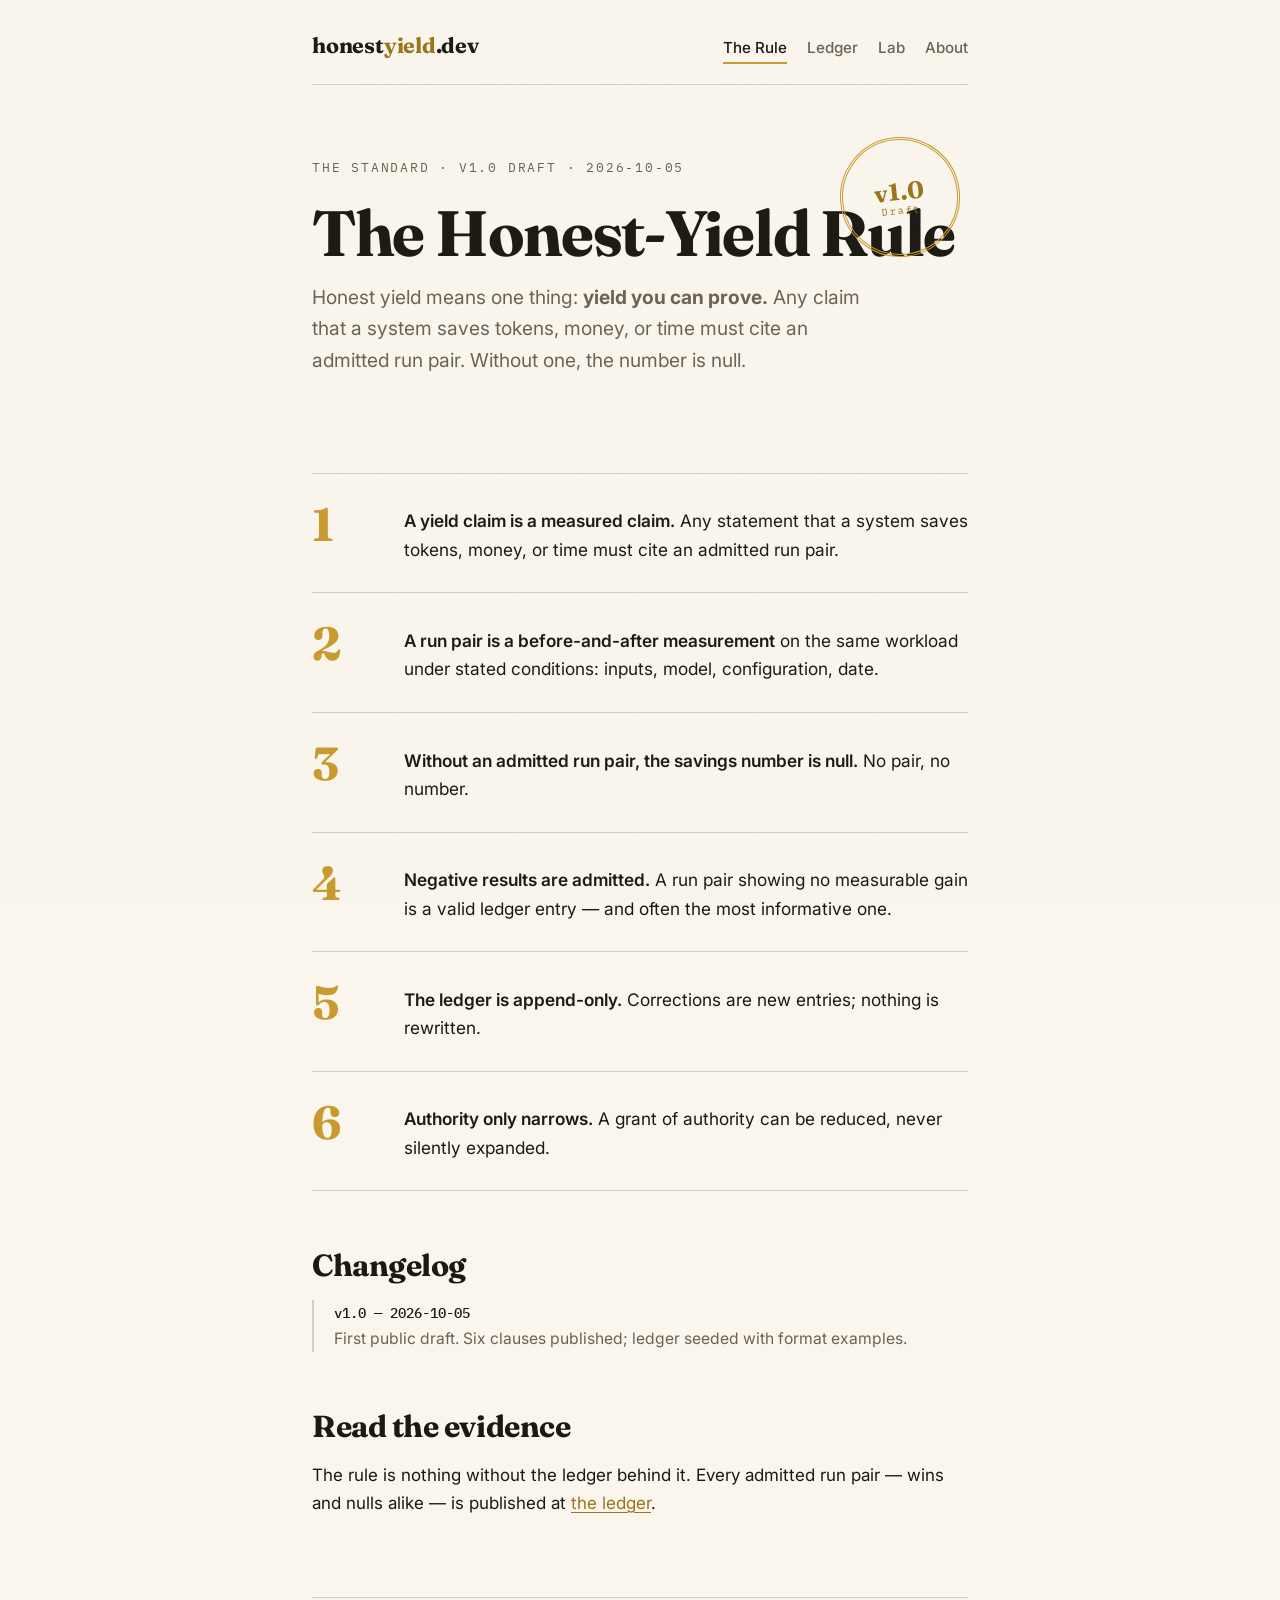
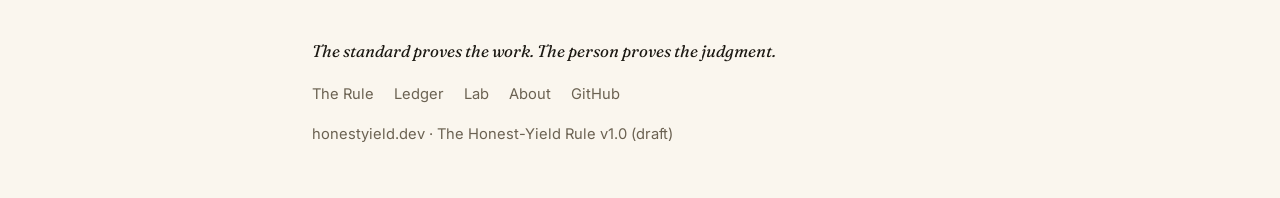
<file: index.html>
<!DOCTYPE html>
<html lang="en">
<head>
<meta charset="utf-8">
<meta name="viewport" content="width=device-width, initial-scale=1">
<title>The Honest-Yield Rule — honestyield.dev</title>
<meta name="description" content="The canonical honest-yield rule: yield you can prove. No admitted run pair, no number.">
<link rel="preconnect" href="https://fonts.googleapis.com">
<link rel="preconnect" href="https://fonts.gstatic.com" crossorigin>
<link href="https://fonts.googleapis.com/css2?family=Fraunces:opsz,wght@9..144,500;9..144,700&family=Inter:wght@400;500;600&family=IBM+Plex+Mono:wght@400;500&display=swap" rel="stylesheet">
<link rel="stylesheet" href="styles.css">
</head>
<body>
<div class="wrap">

<header class="masthead">
  <a class="wordmark" href="index.html">honest<em>yield</em>.dev</a>
  <nav class="site" aria-label="Primary">
    <a href="index.html" aria-current="page">The Rule</a>
    <a href="ledger/index.html">Ledger</a>
    <a href="lab/index.html">Lab</a>
    <a href="about/index.html">About</a>
  </nav>
</header>

<main>
  <div class="hero">
    <div class="seal" aria-label="Version 1.0 draft"><strong>v1.0</strong><span>Draft</span></div>
    <p class="kicker">The standard · v1.0 draft · 2026-10-05</p>
    <h1>The Honest-Yield Rule</h1>
    <p class="lede">Honest yield means one thing: <strong>yield you can prove.</strong> Any claim that a system saves tokens, money, or time must cite an admitted run pair. Without one, the number is null.</p>
  </div>

  <ol class="clauses">
    <li><span class="n" aria-hidden="true">1</span><p><strong>A yield claim is a measured claim.</strong> Any statement that a system saves tokens, money, or time must cite an admitted run pair.</p></li>
    <li><span class="n" aria-hidden="true">2</span><p><strong>A run pair is a before-and-after measurement</strong> on the same workload under stated conditions: inputs, model, configuration, date.</p></li>
    <li><span class="n" aria-hidden="true">3</span><p><strong>Without an admitted run pair, the savings number is null.</strong> No pair, no number.</p></li>
    <li><span class="n" aria-hidden="true">4</span><p><strong>Negative results are admitted.</strong> A run pair showing no measurable gain is a valid ledger entry — and often the most informative one.</p></li>
    <li><span class="n" aria-hidden="true">5</span><p><strong>The ledger is append-only.</strong> Corrections are new entries; nothing is rewritten.</p></li>
    <li><span class="n" aria-hidden="true">6</span><p><strong>Authority only narrows.</strong> A grant of authority can be reduced, never silently expanded.</p></li>
  </ol>

  <h2>Changelog</h2>
  <ul class="changelog">
    <li><strong>v1.0 — 2026-10-05</strong><br>First public draft. Six clauses published; ledger seeded with format examples.</li>
  </ul>

  <h2>Read the evidence</h2>
  <p>The rule is nothing without the ledger behind it. Every admitted run pair — wins and nulls alike — is published at <a href="ledger/index.html">the ledger</a>.</p>
</main>

<footer class="site">
  <p class="creed">The standard proves the work. The person proves the judgment.</p>
  <nav aria-label="Footer">
    <a href="index.html">The Rule</a>
    <a href="ledger/index.html">Ledger</a>
    <a href="lab/index.html">Lab</a>
    <a href="about/index.html">About</a>
    <a href="https://github.com/marsojuji-cmyk">GitHub</a>
  </nav>
  <p>honestyield.dev · The Honest-Yield Rule v1.0 (draft)</p>
</footer>

</div>
</body>
</html>
</file>
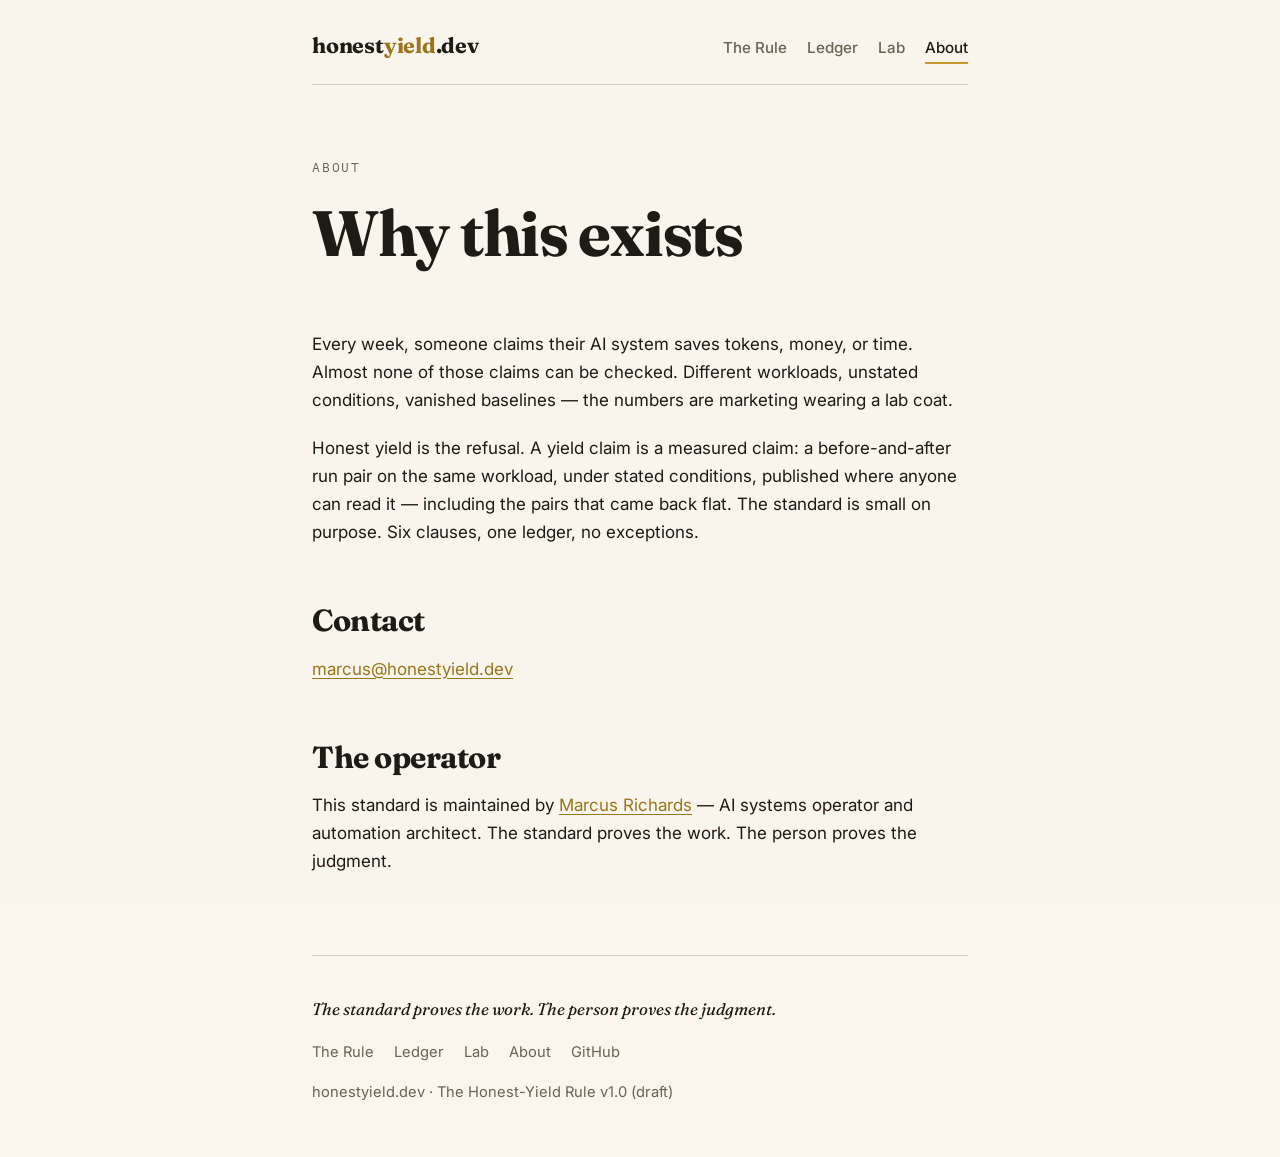
<file: about/index.html>
<!DOCTYPE html>
<html lang="en">
<head>
<meta charset="utf-8">
<meta name="viewport" content="width=device-width, initial-scale=1">
<title>About — honestyield.dev</title>
<meta name="description" content="What honest yield is and why the standard exists.">
<link rel="preconnect" href="https://fonts.googleapis.com">
<link rel="preconnect" href="https://fonts.gstatic.com" crossorigin>
<link href="https://fonts.googleapis.com/css2?family=Fraunces:opsz,wght@9..144,500;9..144,700&family=Inter:wght@400;500;600&family=IBM+Plex+Mono:wght@400;500&display=swap" rel="stylesheet">
<link rel="stylesheet" href="../styles.css">
</head>
<body>
<div class="wrap">

<header class="masthead">
  <a class="wordmark" href="../index.html">honest<em>yield</em>.dev</a>
  <nav class="site" aria-label="Primary">
    <a href="../index.html">The Rule</a>
    <a href="../ledger/index.html">Ledger</a>
    <a href="../lab/index.html">Lab</a>
    <a href="index.html" aria-current="page">About</a>
  </nav>
</header>

<main class="prose">
  <div class="hero">
    <p class="kicker">About</p>
    <h1>Why this exists</h1>
  </div>

  <p>Every week, someone claims their AI system saves tokens, money, or time. Almost none of those claims can be checked. Different workloads, unstated conditions, vanished baselines — the numbers are marketing wearing a lab coat.</p>

  <p>Honest yield is the refusal. A yield claim is a measured claim: a before-and-after run pair on the same workload, under stated conditions, published where anyone can read it — including the pairs that came back flat. The standard is small on purpose. Six clauses, one ledger, no exceptions.</p>

  <h2>Contact</h2>
  <p><a href="mailto:marcus@honestyield.dev">marcus@honestyield.dev</a></p>

  <h2>The operator</h2>
  <p>This standard is maintained by <a href="https://github.com/marsojuji-cmyk">Marcus Richards</a> — AI systems operator and automation architect. The standard proves the work. The person proves the judgment.</p>
</main>

<footer class="site">
  <p class="creed">The standard proves the work. The person proves the judgment.</p>
  <nav aria-label="Footer">
    <a href="../index.html">The Rule</a>
    <a href="../ledger/index.html">Ledger</a>
    <a href="../lab/index.html">Lab</a>
    <a href="index.html">About</a>
    <a href="https://github.com/marsojuji-cmyk">GitHub</a>
  </nav>
  <p>honestyield.dev · The Honest-Yield Rule v1.0 (draft)</p>
</footer>

</div>
</body>
</html>
</file>
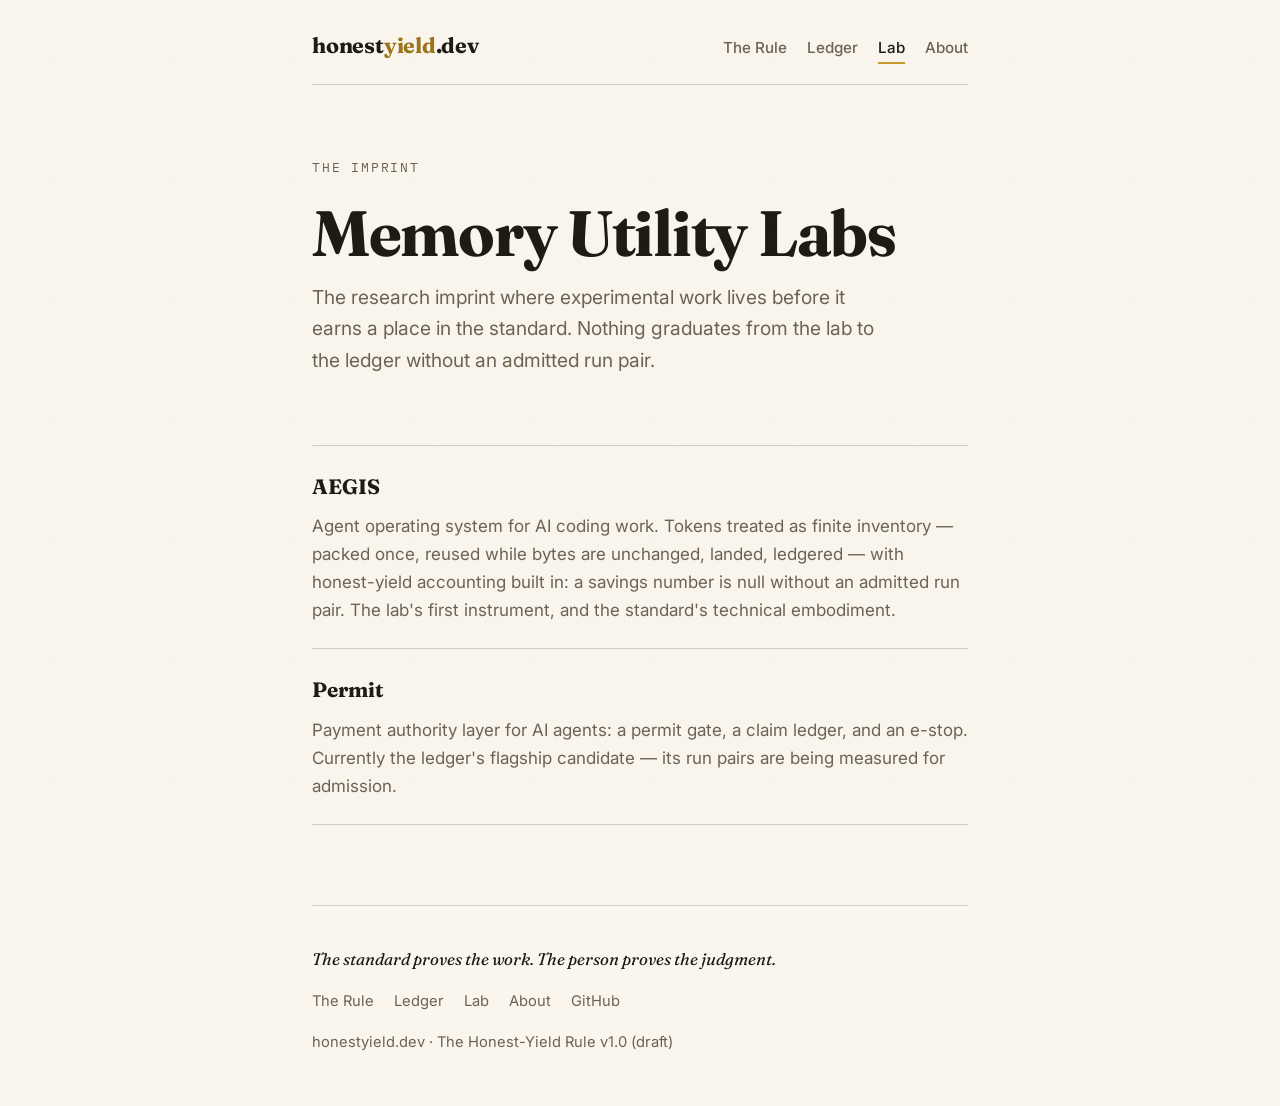
<file: lab/index.html>
<!DOCTYPE html>
<html lang="en">
<head>
<meta charset="utf-8">
<meta name="viewport" content="width=device-width, initial-scale=1">
<title>Lab — honestyield.dev</title>
<meta name="description" content="Memory Utility Labs: the research imprint where experimental work lives before it earns a place in the honest-yield standard.">
<link rel="preconnect" href="https://fonts.googleapis.com">
<link rel="preconnect" href="https://fonts.gstatic.com" crossorigin>
<link href="https://fonts.googleapis.com/css2?family=Fraunces:opsz,wght@9..144,500;9..144,700&family=Inter:wght@400;500;600&family=IBM+Plex+Mono:wght@400;500&display=swap" rel="stylesheet">
<link rel="stylesheet" href="../styles.css">
</head>
<body>
<div class="wrap">

<header class="masthead">
  <a class="wordmark" href="../index.html">honest<em>yield</em>.dev</a>
  <nav class="site" aria-label="Primary">
    <a href="../index.html">The Rule</a>
    <a href="../ledger/index.html">Ledger</a>
    <a href="index.html" aria-current="page">Lab</a>
    <a href="../about/index.html">About</a>
  </nav>
</header>

<main class="prose">
  <div class="hero">
    <p class="kicker">The imprint</p>
    <h1>Memory Utility Labs</h1>
    <p class="lede">The research imprint where experimental work lives before it earns a place in the standard. Nothing graduates from the lab to the ledger without an admitted run pair.</p>
  </div>

  <div class="instrument">
    <h3>AEGIS</h3>
    <p>Agent operating system for AI coding work. Tokens treated as finite inventory — packed once, reused while bytes are unchanged, landed, ledgered — with honest-yield accounting built in: a savings number is null without an admitted run pair. The lab's first instrument, and the standard's technical embodiment.</p>
  </div>

  <div class="instrument">
    <h3>Permit</h3>
    <p>Payment authority layer for AI agents: a permit gate, a claim ledger, and an e-stop. Currently the ledger's flagship candidate — its run pairs are being measured for admission.</p>
  </div>
</main>

<footer class="site">
  <p class="creed">The standard proves the work. The person proves the judgment.</p>
  <nav aria-label="Footer">
    <a href="../index.html">The Rule</a>
    <a href="../ledger/index.html">Ledger</a>
    <a href="index.html">Lab</a>
    <a href="../about/index.html">About</a>
    <a href="https://github.com/marsojuji-cmyk">GitHub</a>
  </nav>
  <p>honestyield.dev · The Honest-Yield Rule v1.0 (draft)</p>
</footer>

</div>
</body>
</html>
</file>
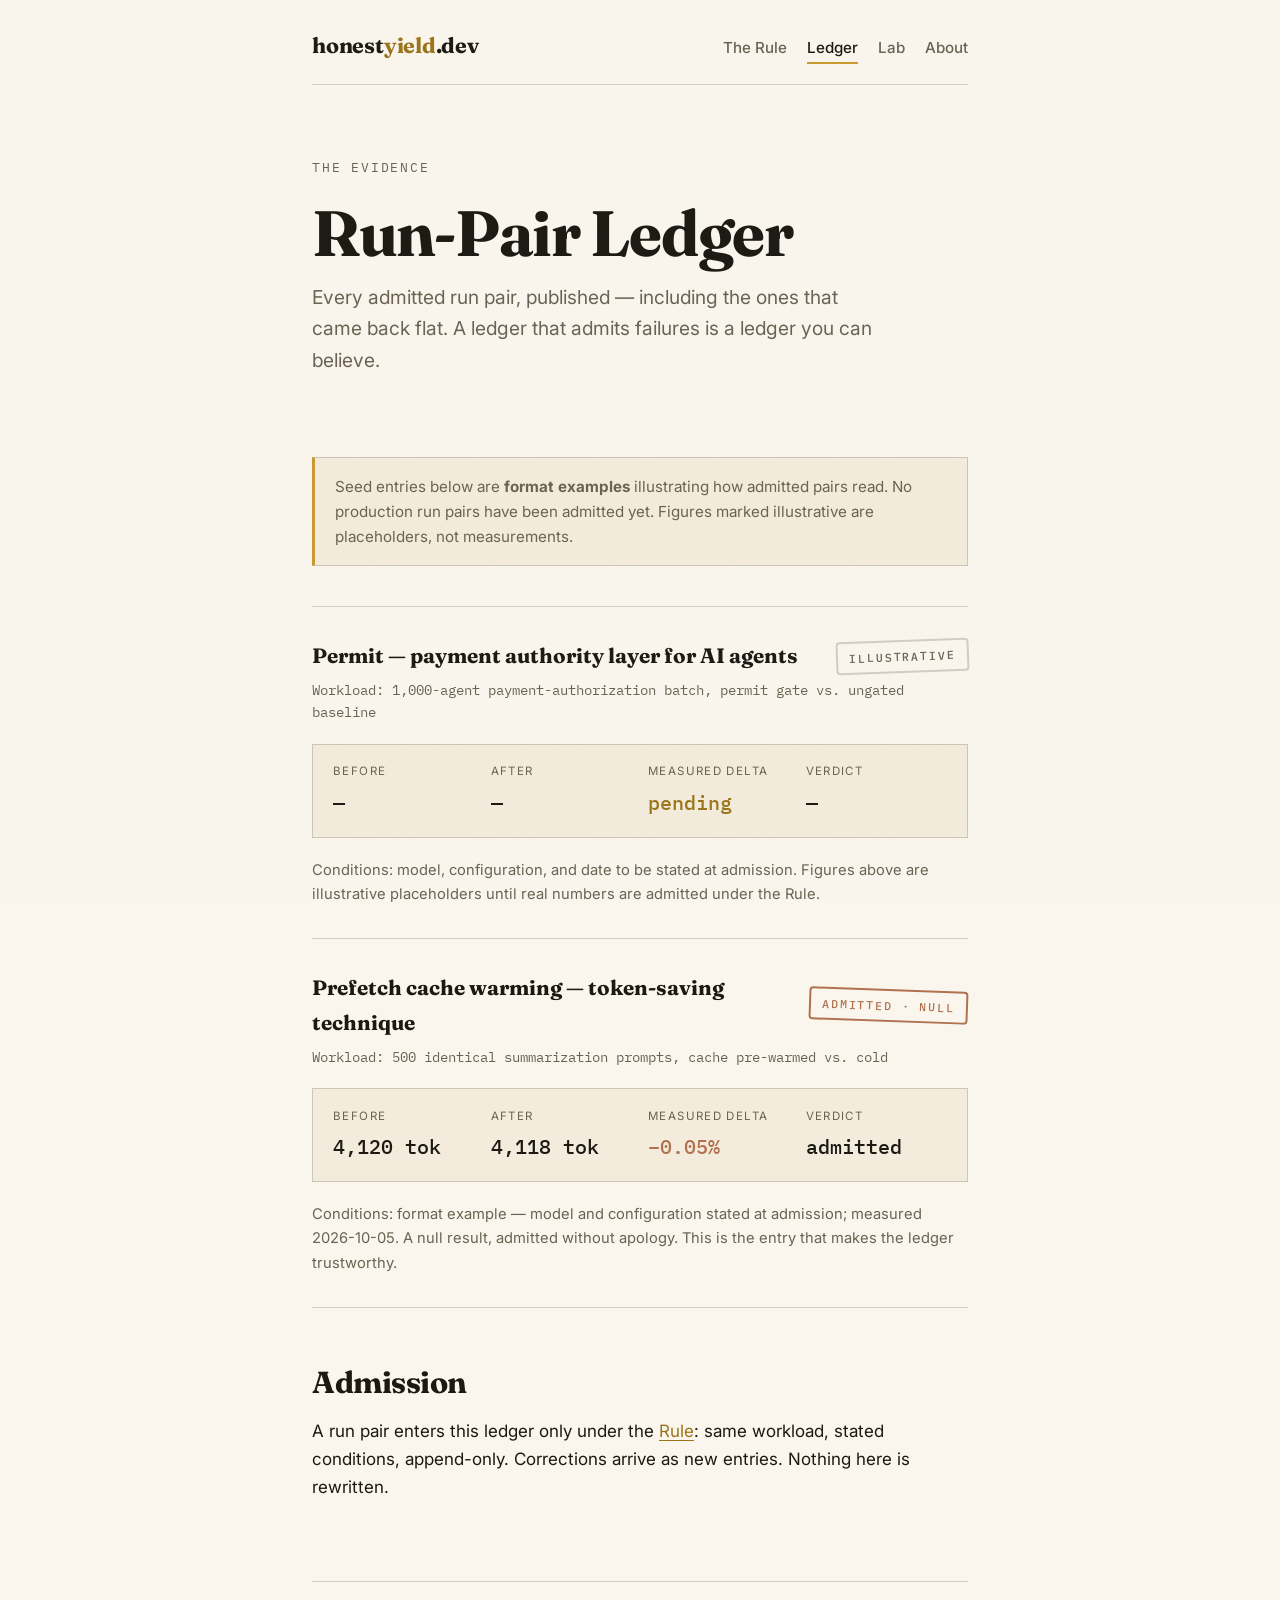
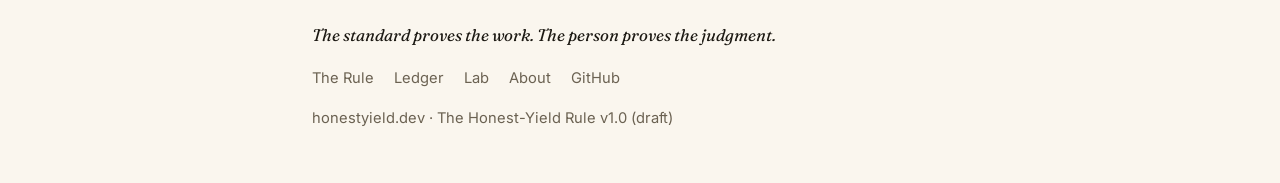
<file: ledger/index.html>
<!DOCTYPE html>
<html lang="en">
<head>
<meta charset="utf-8">
<meta name="viewport" content="width=device-width, initial-scale=1">
<title>Ledger — honestyield.dev</title>
<meta name="description" content="Admitted run pairs under the honest-yield standard — wins and negative results alike.">
<link rel="preconnect" href="https://fonts.googleapis.com">
<link rel="preconnect" href="https://fonts.gstatic.com" crossorigin>
<link href="https://fonts.googleapis.com/css2?family=Fraunces:opsz,wght@9..144,500;9..144,700&family=Inter:wght@400;500;600&family=IBM+Plex+Mono:wght@400;500&display=swap" rel="stylesheet">
<link rel="stylesheet" href="../styles.css">
</head>
<body>
<div class="wrap">

<header class="masthead">
  <a class="wordmark" href="../index.html">honest<em>yield</em>.dev</a>
  <nav class="site" aria-label="Primary">
    <a href="../index.html">The Rule</a>
    <a href="index.html" aria-current="page">Ledger</a>
    <a href="../lab/index.html">Lab</a>
    <a href="../about/index.html">About</a>
  </nav>
</header>

<main>
  <div class="hero">
    <p class="kicker">The evidence</p>
    <h1>Run-Pair Ledger</h1>
    <p class="lede">Every admitted run pair, published — including the ones that came back flat. A ledger that admits failures is a ledger you can believe.</p>
  </div>

  <div class="ledger-note" role="note">
    Seed entries below are <strong>format examples</strong> illustrating how admitted pairs read. No production run pairs have been admitted yet. Figures marked illustrative are placeholders, not measurements.
  </div>

  <article class="entry">
    <div class="entry-head">
      <h3>Permit — payment authority layer for AI agents</h3>
      <span class="stamp ghost">Illustrative</span>
    </div>
    <p class="workload">Workload: 1,000-agent payment-authorization batch, permit gate vs. ungated baseline</p>
    <dl class="figures">
      <div><dt>Before</dt><dd>—</dd></div>
      <div><dt>After</dt><dd>—</dd></div>
      <div><dt>Measured delta</dt><dd class="delta">pending</dd></div>
      <div><dt>Verdict</dt><dd>—</dd></div>
    </dl>
    <p class="conditions">Conditions: model, configuration, and date to be stated at admission. Figures above are illustrative placeholders until real numbers are admitted under the Rule.</p>
  </article>

  <article class="entry">
    <div class="entry-head">
      <h3>Prefetch cache warming — token-saving technique</h3>
      <span class="stamp clay">Admitted · null</span>
    </div>
    <p class="workload">Workload: 500 identical summarization prompts, cache pre-warmed vs. cold</p>
    <dl class="figures">
      <div><dt>Before</dt><dd>4,120 tok</dd></div>
      <div><dt>After</dt><dd>4,118 tok</dd></div>
      <div><dt>Measured delta</dt><dd class="zero">−0.05%</dd></div>
      <div><dt>Verdict</dt><dd>admitted</dd></div>
    </dl>
    <p class="conditions">Conditions: format example — model and configuration stated at admission; measured 2026-10-05. A null result, admitted without apology. This is the entry that makes the ledger trustworthy.</p>
  </article>

  <h2>Admission</h2>
  <p>A run pair enters this ledger only under the <a href="../index.html">Rule</a>: same workload, stated conditions, append-only. Corrections arrive as new entries. Nothing here is rewritten.</p>
</main>

<footer class="site">
  <p class="creed">The standard proves the work. The person proves the judgment.</p>
  <nav aria-label="Footer">
    <a href="../index.html">The Rule</a>
    <a href="index.html">Ledger</a>
    <a href="../lab/index.html">Lab</a>
    <a href="../about/index.html">About</a>
    <a href="https://github.com/marsojuji-cmyk">GitHub</a>
  </nav>
  <p>honestyield.dev · The Honest-Yield Rule v1.0 (draft)</p>
</footer>

</div>
</body>
</html>
</file>
<file: styles.css>
/* honestyield.dev — Warm Broadsheet v1.0
   Plain HTML + this one file. No frameworks. */

:root{
  --paper:#FAF6EE;
  --paper-2:#F3ECDC;
  --ink:#1C1913;
  --ink-soft:#6B6252;
  --gold:#C99A2E;
  --gold-deep:#9A7418;
  --clay:#B0714F;
  --hair:rgba(28,25,19,.18);
  --serif:"Fraunces",Georgia,"Times New Roman",serif;
  --sans:"Inter",-apple-system,"Segoe UI",Helvetica,Arial,sans-serif;
  --mono:"IBM Plex Mono",ui-monospace,SFMono-Regular,Menlo,monospace;
}

@media (prefers-color-scheme: dark){
  :root{
    --paper:#171410;
    --paper-2:#201B14;
    --ink:#EDE6D6;
    --ink-soft:#A89C84;
    --gold:#D9A93F;
    --gold-deep:#D9A93F;
    --clay:#C98F6B;
    --hair:rgba(237,230,214,.18);
  }
}

*{box-sizing:border-box}
html{scroll-behavior:smooth}
body{
  margin:0;
  background:var(--paper);
  color:var(--ink);
  font-family:var(--sans);
  font-size:1.0625rem;
  line-height:1.65;
  -webkit-font-smoothing:antialiased;
}
/* whisper of paper grain */
body::before{
  content:"";position:fixed;inset:0;pointer-events:none;opacity:.05;z-index:50;
  background-image:url("data:image/svg+xml,%3Csvg xmlns='http://www.w3.org/2000/svg' width='120' height='120'%3E%3Cfilter id='n'%3E%3CfeTurbulence type='fractalNoise' baseFrequency='0.9' numOctaves='2'/%3E%3C/filter%3E%3Crect width='120' height='120' filter='url(%23n)' opacity='0.6'/%3E%3C/svg%3E");
}

.wrap{max-width:44rem;margin:0 auto;padding:0 1.5rem}
::selection{background:var(--gold);color:var(--paper)}

/* ---------- masthead ---------- */
.masthead{
  display:flex;align-items:baseline;justify-content:space-between;gap:1rem;
  padding:1.75rem 0 1.25rem;border-bottom:1px solid var(--hair);
}
.wordmark{
  font-family:var(--serif);font-weight:700;font-size:1.35rem;letter-spacing:-.01em;
  color:var(--ink);text-decoration:none;
}
.wordmark em{font-style:normal;color:var(--gold-deep)}
nav.site{display:flex;gap:1.25rem;flex-wrap:wrap}
nav.site a{
  color:var(--ink-soft);text-decoration:none;font-size:.95rem;font-weight:500;
  padding-bottom:.15rem;border-bottom:2px solid transparent;
  transition:color .15s ease,border-color .15s ease;
}
nav.site a:hover{color:var(--ink)}
nav.site a[aria-current="page"]{color:var(--ink);border-color:var(--gold)}

/* ---------- hero / rule ---------- */
.hero{padding:4.5rem 0 3rem;text-align:left;position:relative}
.kicker{
  font-family:var(--mono);font-size:.8rem;letter-spacing:.14em;text-transform:uppercase;
  color:var(--ink-soft);margin:0 0 1.25rem;
}
h1{
  font-family:var(--serif);font-weight:700;letter-spacing:-.02em;
  font-size:clamp(2.6rem,6vw,4rem);line-height:1.05;margin:0 0 1rem;
}
.lede{font-size:1.2rem;color:var(--ink-soft);max-width:36rem;margin:0}

.seal{
  position:absolute;top:3.2rem;right:.5rem;
  width:7.5rem;height:7.5rem;border-radius:50%;
  border:3px double var(--gold);color:var(--gold-deep);
  display:flex;flex-direction:column;align-items:center;justify-content:center;
  transform:rotate(-6deg);text-align:center;line-height:1.15;
  font-family:var(--mono);user-select:none;
}
.seal strong{font-family:var(--serif);font-size:1.5rem;font-weight:700}
.seal span{font-size:.62rem;letter-spacing:.18em}
@media (max-width:40rem){.seal{position:static;margin:0 0 1.5rem;transform:rotate(-6deg)}}

/* ---------- clauses ---------- */
.clauses{list-style:none;margin:3rem 0;padding:0;border-top:1px solid var(--hair)}
.clauses li{
  display:grid;grid-template-columns:4.5rem 1fr;gap:1.25rem;align-items:start;
  padding:1.75rem 0;border-bottom:1px solid var(--hair);
}
.clauses .n{
  font-family:var(--serif);font-weight:700;font-size:2.9rem;line-height:1;
  color:var(--gold);font-variant-numeric:tabular-nums;
}
.clauses p{margin:.35rem 0 0;font-size:1.08rem}
.clauses p strong{font-weight:600}

h2{
  font-family:var(--serif);font-weight:700;letter-spacing:-.015em;
  font-size:1.9rem;margin:3.5rem 0 1rem;line-height:1.2;
}
h3{font-family:var(--serif);font-size:1.3rem;margin:0}

.changelog{list-style:none;margin:1rem 0 0;padding:0 0 0 1.25rem;border-left:2px solid var(--hair)}
.changelog li{margin:0 0 1rem;font-size:.98rem;color:var(--ink-soft)}
.changelog li strong{color:var(--ink);font-family:var(--mono);font-size:.85rem;font-weight:500}

/* ---------- ledger ---------- */
.ledger-note{
  border:1px solid var(--hair);border-left:3px solid var(--gold);
  background:var(--paper-2);padding:1rem 1.25rem;font-size:.95rem;color:var(--ink-soft);
  margin:2rem 0 2.5rem;
}
.entry{border-top:1px solid var(--hair);padding:2rem 0}
.entry:last-of-type{border-bottom:1px solid var(--hair)}
.entry-head{display:flex;align-items:center;justify-content:space-between;gap:1rem;margin-bottom:.35rem}
.workload{font-family:var(--mono);font-size:.85rem;color:var(--ink-soft);margin:.25rem 0 1.25rem}
.figures{
  display:grid;grid-template-columns:repeat(auto-fit,minmax(8rem,1fr));gap:1rem;
  margin:0 0 1.25rem;padding:1.1rem 1.25rem;background:var(--paper-2);
  border:1px solid var(--hair);
}
.figures div{margin:0}
.figures dt{font-size:.72rem;letter-spacing:.12em;text-transform:uppercase;color:var(--ink-soft);margin-bottom:.3rem}
.figures dd{
  margin:0;font-family:var(--mono);font-size:1.25rem;font-weight:500;
  font-variant-numeric:tabular-nums;
}
.figures dd.delta{color:var(--gold-deep)}
.figures dd.zero{color:var(--clay)}
.conditions{font-size:.92rem;color:var(--ink-soft);margin:0}
.stamp{
  display:inline-block;font-family:var(--mono);font-size:.72rem;font-weight:500;
  letter-spacing:.16em;text-transform:uppercase;white-space:nowrap;
  border:2px solid var(--gold);color:var(--gold-deep);border-radius:.25rem;
  padding:.3rem .7rem;transform:rotate(-3deg);
}
.stamp.clay{border-color:var(--clay);color:var(--clay);transform:rotate(2deg)}
.stamp.ghost{border-color:var(--hair);color:var(--ink-soft);transform:rotate(-2deg)}

/* ---------- lab / about ---------- */
.prose p{margin:0 0 1.25rem}
.instrument{
  border-top:1px solid var(--hair);padding:1.5rem 0;
}
.instrument:last-of-type{border-bottom:1px solid var(--hair)}
.instrument p{margin:.5rem 0 0;color:var(--ink-soft)}

a{color:var(--gold-deep);text-underline-offset:.2em}
a:hover{color:var(--ink)}

/* ---------- footer ---------- */
footer.site{
  margin-top:5rem;padding:2.5rem 0 3rem;border-top:1px solid var(--hair);
  color:var(--ink-soft);font-size:.92rem;
}
footer.site .creed{font-family:var(--serif);font-style:italic;font-size:1.05rem;color:var(--ink);margin:0 0 1rem}
footer.site nav{display:flex;gap:1.25rem;flex-wrap:wrap;margin-bottom:1rem}
footer.site nav a{color:var(--ink-soft);text-decoration:none}
footer.site nav a:hover{color:var(--ink)}
footer.site p{margin:.25rem 0}

/* ---------- motion ---------- */
@keyframes rise{from{opacity:0;transform:translateY(10px)}to{opacity:1;transform:none}}
.hero,.clauses,.entry,.prose{animation:rise .5s ease both}
.entry:nth-of-type(2){animation-delay:.08s}
@media (prefers-reduced-motion:reduce){
  *,*::before,*::after{animation:none!important;transition:none!important}
  html{scroll-behavior:auto}
}

/* ---------- print ---------- */
@media print{
  body::before,.seal,nav.site{display:none}
  body{background:#fff;color:#000;font-size:11pt}
  .wrap{max-width:100%}
  a{color:#000;text-decoration:none}
  .hero{padding:1rem 0}
  footer.site{margin-top:2rem}
}
</file>
